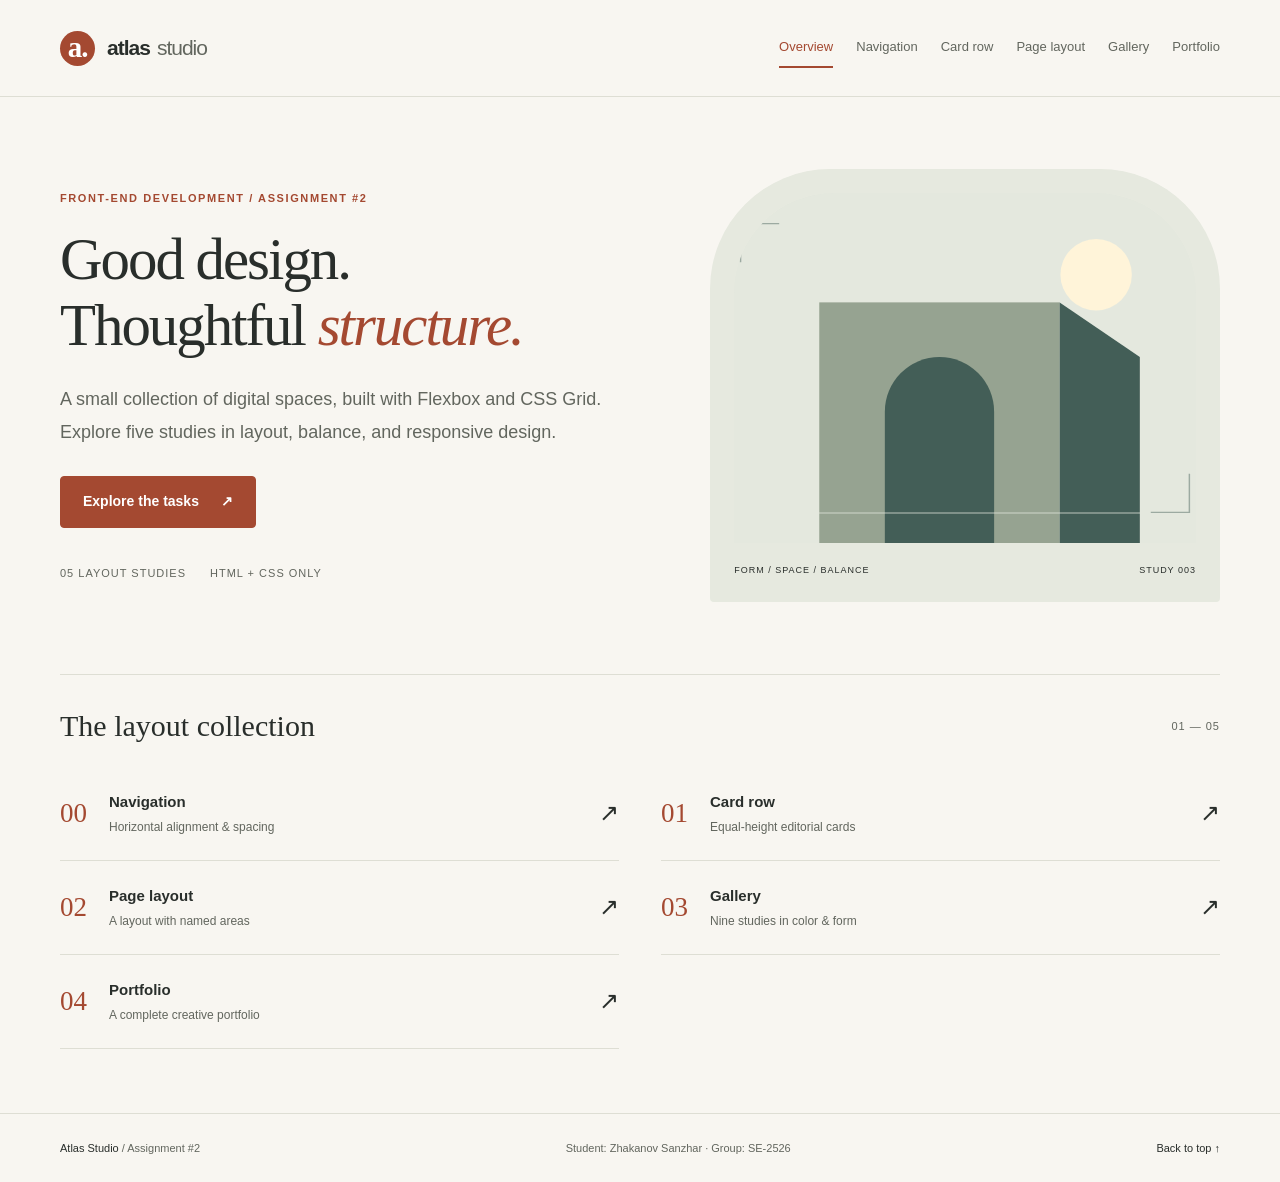
<file: index.html>
<!DOCTYPE html>
<html lang="en">
	<head>
		<meta charset="UTF-8">
		<meta name="viewport" content="width=device-width, initial-scale=1.0">
		<meta name="description" content="Atlas Studio — Explore responsive HTML layouts, Flexbox navigation, cards, CSS Grid galleries and a portfolio.">
		<title>
			Overview | Atlas Studio
		</title>
		<link rel="icon" href="assets/images/favicon.svg" type="image/svg+xml">
		<link rel="stylesheet" href="css/style.css">
	</head>
	<body id="top" class="">
		<a class="skip-link" href="#main">
			Skip to content
		</a>
		<header class="site-header">
			<div class="navbar container">
				<a class="logo" href="index.html" aria-label="Atlas Studio home">
					<span class="logo-mark" aria-hidden="true">
						a.
					</span>
					atlas
					<span class="logo-light">
						studio
					</span>
				</a>
				<nav aria-label="Main navigation">
					<ul class="nav-links">
						<li>
							<a href="index.html" aria-current="page">
								Overview
							</a>
						</li>
						<li>
							<a href="task0.html">
								Navigation
							</a>
						</li>
						<li>
							<a href="task1.html">
								Card row
							</a>
						</li>
						<li>
							<a href="task2.html">
								Page layout
							</a>
						</li>
						<li>
							<a href="task3.html">
								Gallery
							</a>
						</li>
						<li>
							<a href="task4.html">
								Portfolio
							</a>
						</li>
					</ul>
				</nav>
			</div>
		</header>
		<main id="main" class="container">
			<section class="home-hero">
				<div>
					<p class="eyebrow">
						Front-End Development / Assignment #2
					</p>
					<h1>
						Good design.
						<br>
						Thoughtful
						<em>
							structure.
						</em>
					</h1>
					<p class="lead">
						A small collection of digital spaces, built with Flexbox and CSS Grid. Explore five studies in layout, balance, and responsive design.
					</p>
					<a class="button" href="task0.html">
						Explore the tasks
						<span aria-hidden="true">
							↗
						</span>
					</a>
					<div class="hero-meta">
						<span>
							05 layout studies
						</span>
						<span>
							HTML + CSS only
						</span>
					</div>
				</div>
				<figure class="hero-art">
					<img src="assets/images/scene-03.svg" alt="Minimal geometric arch in soft sage green" width="700" height="480">
					<figcaption>
						<span>
							FORM / SPACE / BALANCE
						</span>
						<span>
							STUDY 003
						</span>
					</figcaption>
				</figure>
			</section>
			<section class="task-section" aria-labelledby="studies">
				<div class="section-heading">
					<h2 id="studies">
						The layout collection
					</h2>
					<span>
						01 — 05
					</span>
				</div>
				<div class="task-list">
					<a class="task-link" href="task0.html">
						<span class="task-number">
							00
						</span>
						<span>
							<strong>
								Navigation
							</strong>
							<small>
								Horizontal alignment & spacing
							</small>
						</span>
						<span aria-hidden="true">
							↗
						</span>
					</a>
					<a class="task-link" href="task1.html">
						<span class="task-number">
							01
						</span>
						<span>
							<strong>
								Card row
							</strong>
							<small>
								Equal-height editorial cards
							</small>
						</span>
						<span aria-hidden="true">
							↗
						</span>
					</a>
					<a class="task-link" href="task2.html">
						<span class="task-number">
							02
						</span>
						<span>
							<strong>
								Page layout
							</strong>
							<small>
								A layout with named areas
							</small>
						</span>
						<span aria-hidden="true">
							↗
						</span>
					</a>
					<a class="task-link" href="task3.html">
						<span class="task-number">
							03
						</span>
						<span>
							<strong>
								Gallery
							</strong>
							<small>
								Nine studies in color & form
							</small>
						</span>
						<span aria-hidden="true">
							↗
						</span>
					</a>
					<a class="task-link" href="task4.html">
						<span class="task-number">
							04
						</span>
						<span>
							<strong>
								Portfolio
							</strong>
							<small>
								A complete creative portfolio
							</small>
						</span>
						<span aria-hidden="true">
							↗
						</span>
					</a>
				</div>
			</section>
		</main>
		<footer class="site-footer">
			<div class="container footer-inner">
				<p>
					Atlas Studio
					<span>
						/ Assignment #2
					</span>
				</p>
				<p>
					Student: Zhakanov Sanzhar · Group: SE-2526
				</p>
				<a href="#top">
					Back to top ↑
				</a>
			</div>
		</footer>
	</body>
</html>
</file>
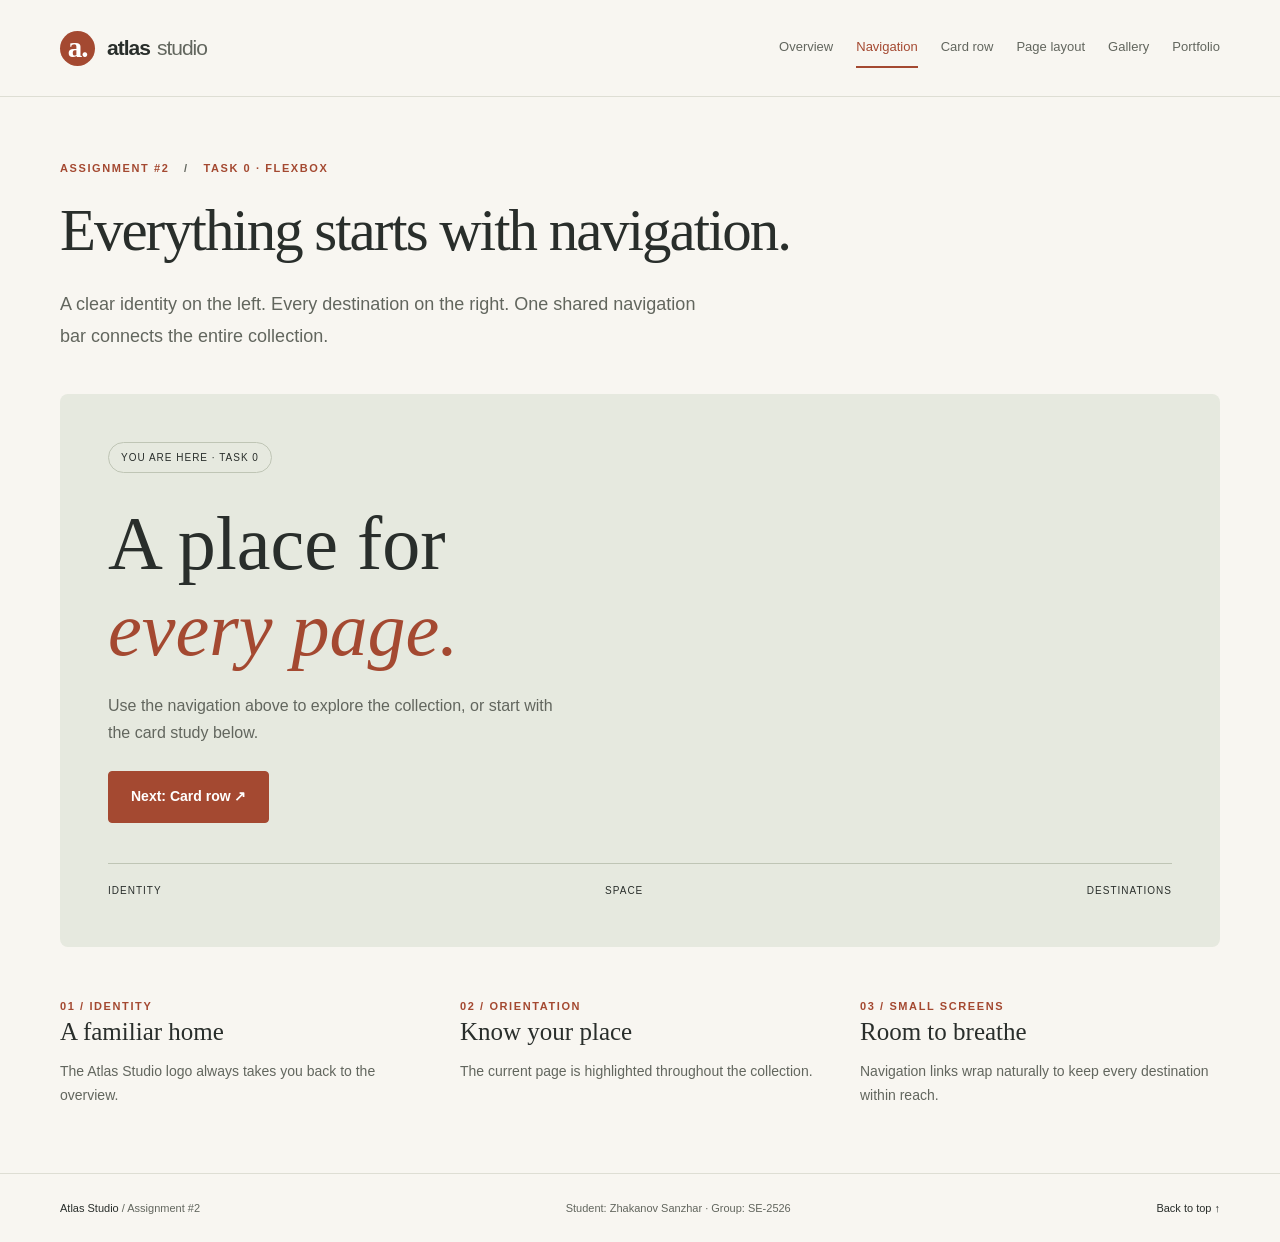
<file: task0.html>
<!DOCTYPE html>
<html lang="en">
	<head>
		<meta charset="UTF-8">
		<meta name="viewport" content="width=device-width, initial-scale=1.0">
		<meta name="description" content="Atlas Studio — Responsive navigation with Flexbox, aligned branding and accessible page links.">
		<title>
			Navigation | Atlas Studio
		</title>
		<link rel="icon" href="assets/images/favicon.svg" type="image/svg+xml">
		<link rel="stylesheet" href="css/style.css">
	</head>
	<body id="top" class="">
		<a class="skip-link" href="#main">
			Skip to content
		</a>
		<header class="site-header">
			<div class="navbar container">
				<a class="logo" href="index.html" aria-label="Atlas Studio home">
					<span class="logo-mark" aria-hidden="true">
						a.
					</span>
					atlas
					<span class="logo-light">
						studio
					</span>
				</a>
				<nav aria-label="Main navigation">
					<ul class="nav-links">
						<li>
							<a href="index.html">
								Overview
							</a>
						</li>
						<li>
							<a href="task0.html" aria-current="page">
								Navigation
							</a>
						</li>
						<li>
							<a href="task1.html">
								Card row
							</a>
						</li>
						<li>
							<a href="task2.html">
								Page layout
							</a>
						</li>
						<li>
							<a href="task3.html">
								Gallery
							</a>
						</li>
						<li>
							<a href="task4.html">
								Portfolio
							</a>
						</li>
					</ul>
				</nav>
			</div>
		</header>
		<main id="main" class="container">
			<div class="page-intro">
				<p class="eyebrow">
					Assignment #2
					<span>
						/
					</span>
					Task 0 · Flexbox
				</p>
				<h1>
					Everything starts with navigation.
				</h1>
				<p class="lead">
					A clear identity on the left. Every destination on the right. One shared navigation bar connects the entire collection.
				</p>
			</div>
			<section class="navigation-stage" aria-labelledby="connected">
				<span class="pill">
					YOU ARE HERE · TASK 0
				</span>
				<h2 id="connected">
					A place for
					<br>
					<em>
						every page.
					</em>
				</h2>
				<p>
					Use the navigation above to explore the collection, or start with the card study below.
				</p>
				<a class="button" href="task1.html">
					Next: Card row ↗
				</a>
				<div class="stage-line" aria-hidden="true">
					<span>
						IDENTITY
					</span>
					<span>
						SPACE
					</span>
					<span>
						DESTINATIONS
					</span>
				</div>
			</section>
			<div class="notes-row">
				<article>
					<span class="eyebrow">
						01 / Identity
					</span>
					<h2>
						A familiar home
					</h2>
					<p>
						The Atlas Studio logo always takes you back to the overview.
					</p>
				</article>
				<article>
					<span class="eyebrow">
						02 / Orientation
					</span>
					<h2>
						Know your place
					</h2>
					<p>
						The current page is highlighted throughout the collection.
					</p>
				</article>
				<article>
					<span class="eyebrow">
						03 / Small screens
					</span>
					<h2>
						Room to breathe
					</h2>
					<p>
						Navigation links wrap naturally to keep every destination within reach.
					</p>
				</article>
			</div>
		</main>
		<footer class="site-footer">
			<div class="container footer-inner">
				<p>
					Atlas Studio
					<span>
						/ Assignment #2
					</span>
				</p>
				<p>
					Student: Zhakanov Sanzhar · Group: SE-2526
				</p>
				<a href="#top">
					Back to top ↑
				</a>
			</div>
		</footer>
	</body>
</html>
</file>
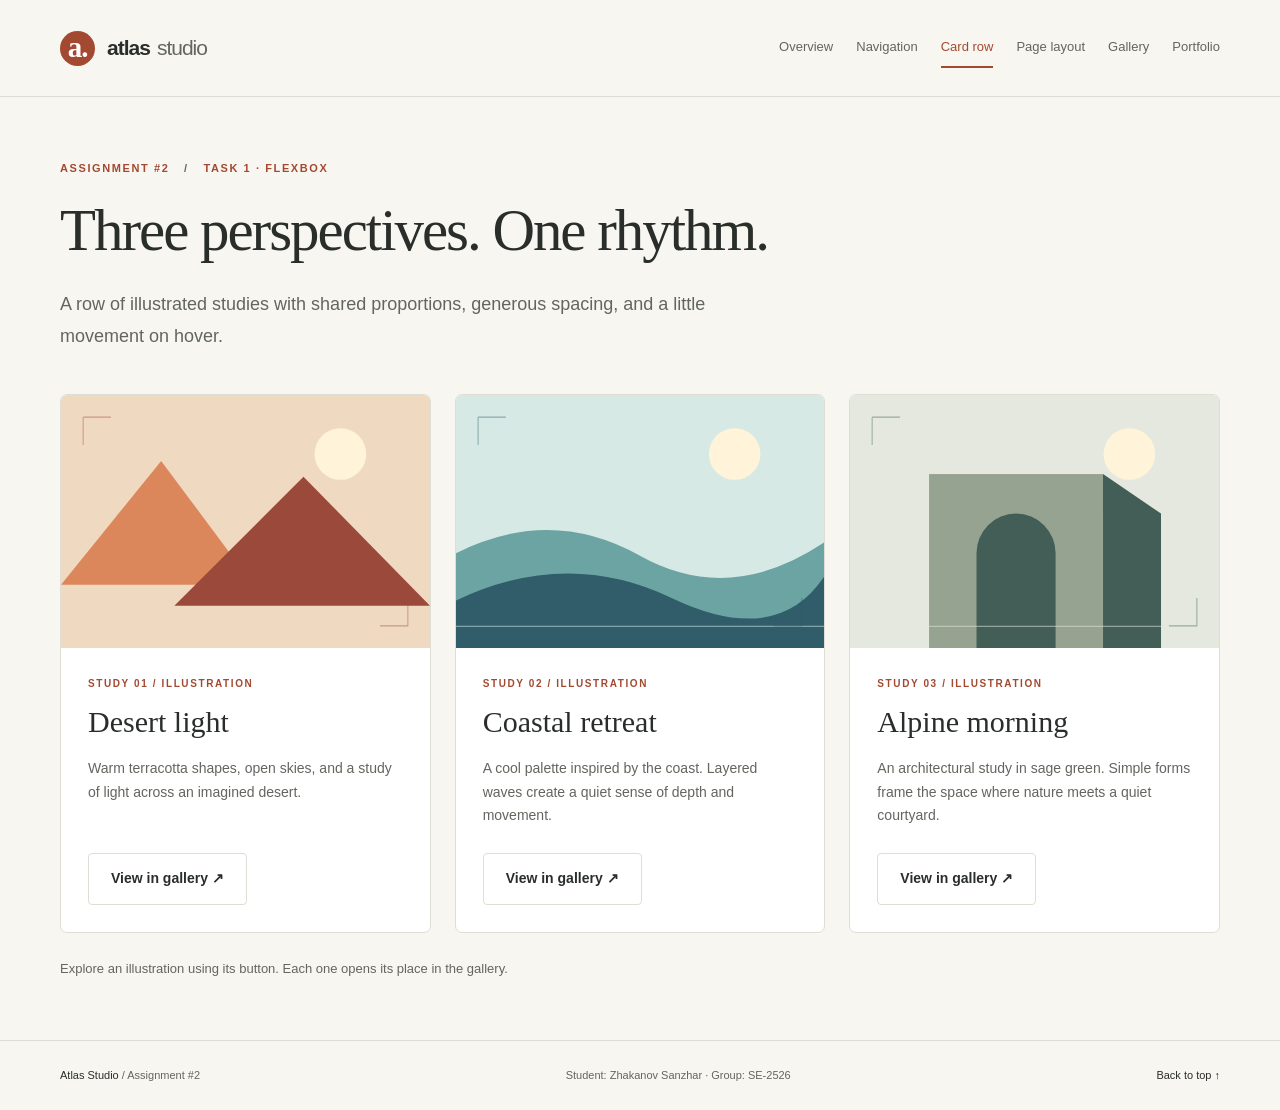
<file: task1.html>
<!DOCTYPE html>
<html lang="en">
	<head>
		<meta charset="UTF-8">
		<meta name="viewport" content="width=device-width, initial-scale=1.0">
		<meta name="description" content="Atlas Studio — Three illustration cards with equal heights and buttons aligned using Flexbox.">
		<title>
			Card row | Atlas Studio
		</title>
		<link rel="icon" href="assets/images/favicon.svg" type="image/svg+xml">
		<link rel="stylesheet" href="css/style.css">
	</head>
	<body id="top" class="">
		<a class="skip-link" href="#main">
			Skip to content
		</a>
		<header class="site-header">
			<div class="navbar container">
				<a class="logo" href="index.html" aria-label="Atlas Studio home">
					<span class="logo-mark" aria-hidden="true">
						a.
					</span>
					atlas
					<span class="logo-light">
						studio
					</span>
				</a>
				<nav aria-label="Main navigation">
					<ul class="nav-links">
						<li>
							<a href="index.html">
								Overview
							</a>
						</li>
						<li>
							<a href="task0.html">
								Navigation
							</a>
						</li>
						<li>
							<a href="task1.html" aria-current="page">
								Card row
							</a>
						</li>
						<li>
							<a href="task2.html">
								Page layout
							</a>
						</li>
						<li>
							<a href="task3.html">
								Gallery
							</a>
						</li>
						<li>
							<a href="task4.html">
								Portfolio
							</a>
						</li>
					</ul>
				</nav>
			</div>
		</header>
		<main id="main" class="container">
			<div class="page-intro">
				<p class="eyebrow">
					Assignment #2
					<span>
						/
					</span>
					Task 1 · Flexbox
				</p>
				<h1>
					Three perspectives. One rhythm.
				</h1>
				<p class="lead">
					A row of illustrated studies with shared proportions, generous spacing, and a little movement on hover.
				</p>
			</div>
			<section class="card-row" aria-label="Illustration cards">
				<article class="card">
					<img src="assets/images/scene-01.svg" alt="Desert light geometric illustration" width="700" height="480">
					<div class="card-content">
						<p class="eyebrow">
							Study 01 / Illustration
						</p>
						<h2>
							Desert light
						</h2>
						<p>
							Warm terracotta shapes, open skies, and a study of light across an imagined desert.
						</p>
						<form action="task3.html#study-1" method="get">
							<button class="button button-outline" type="submit">
								View in gallery ↗
							</button>
						</form>
					</div>
				</article>
				<article class="card">
					<img src="assets/images/scene-02.svg" alt="Coastal retreat geometric illustration" width="700" height="480">
					<div class="card-content">
						<p class="eyebrow">
							Study 02 / Illustration
						</p>
						<h2>
							Coastal retreat
						</h2>
						<p>
							A cool palette inspired by the coast. Layered waves create a quiet sense of depth and movement.
						</p>
						<form action="task3.html#study-2" method="get">
							<button class="button button-outline" type="submit">
								View in gallery ↗
							</button>
						</form>
					</div>
				</article>
				<article class="card">
					<img src="assets/images/scene-03.svg" alt="Alpine morning geometric illustration" width="700" height="480">
					<div class="card-content">
						<p class="eyebrow">
							Study 03 / Illustration
						</p>
						<h2>
							Alpine morning
						</h2>
						<p>
							An architectural study in sage green. Simple forms frame the space where nature meets a quiet courtyard.
						</p>
						<form action="task3.html#study-3" method="get">
							<button class="button button-outline" type="submit">
								View in gallery ↗
							</button>
						</form>
					</div>
				</article>
			</section>
			<p class="page-note">
				Explore an illustration using its button. Each one opens its place in the gallery.
			</p>
		</main>
		<footer class="site-footer">
			<div class="container footer-inner">
				<p>
					Atlas Studio
					<span>
						/ Assignment #2
					</span>
				</p>
				<p>
					Student: Zhakanov Sanzhar · Group: SE-2526
				</p>
				<a href="#top">
					Back to top ↑
				</a>
			</div>
		</footer>
	</body>
</html>
</file>
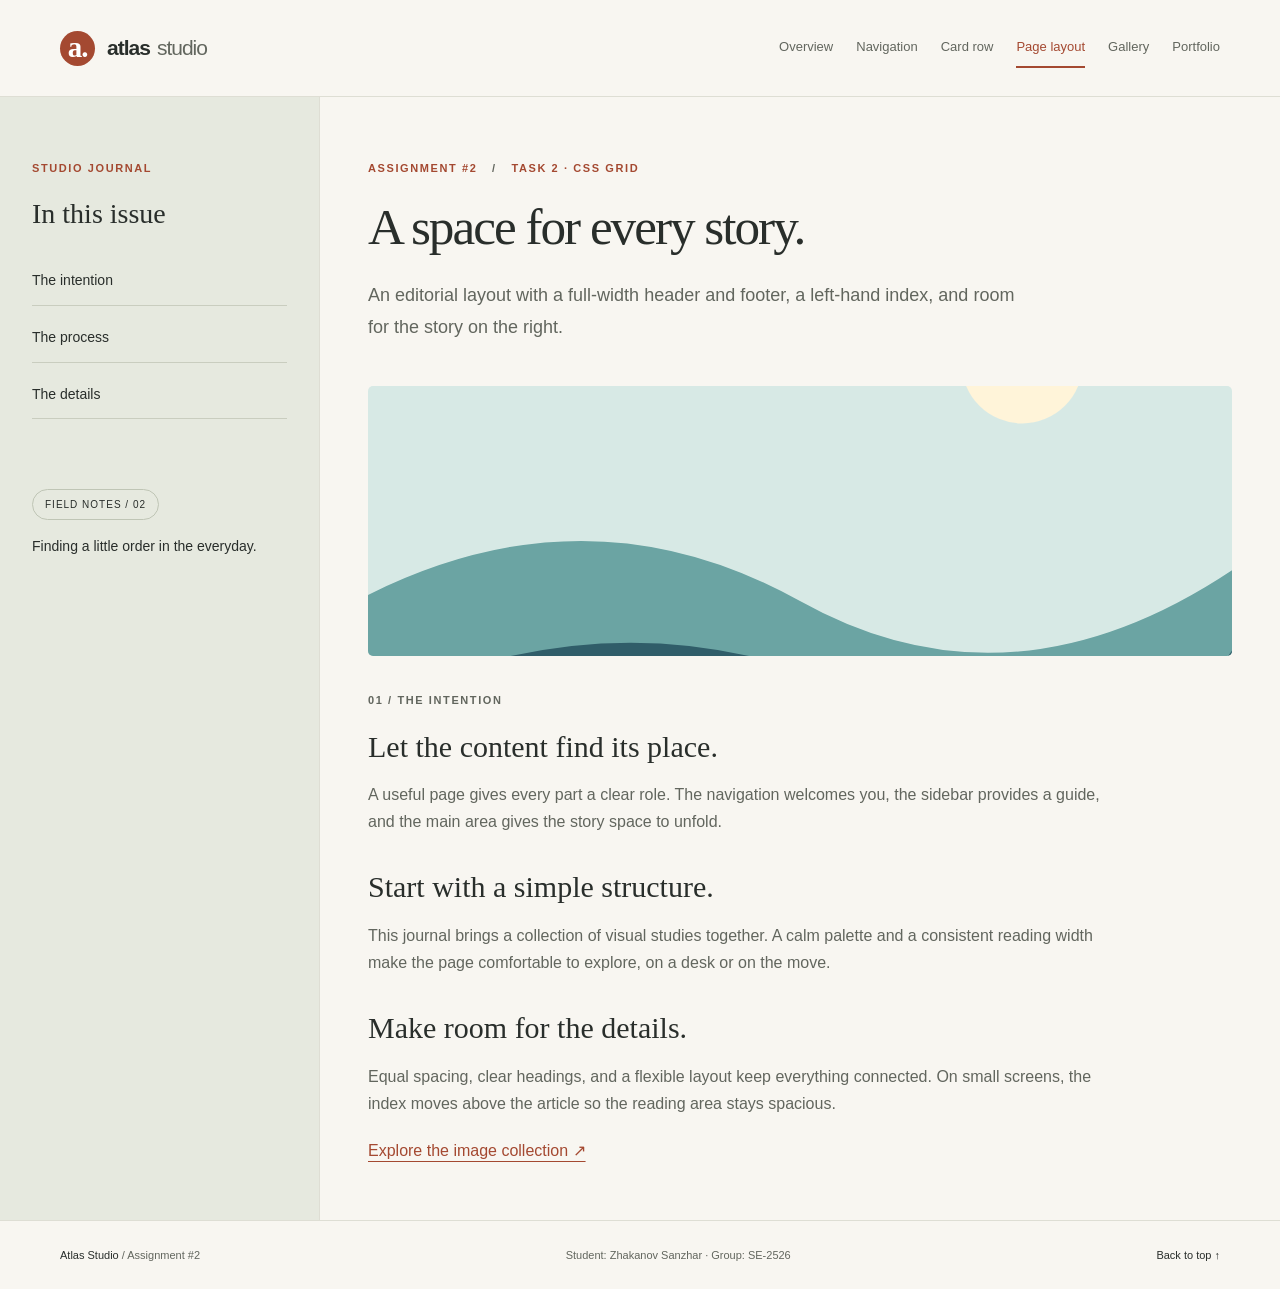
<file: task2.html>
<!DOCTYPE html>
<html lang="en">
	<head>
		<meta charset="UTF-8">
		<meta name="viewport" content="width=device-width, initial-scale=1.0">
		<meta name="description" content="Atlas Studio — A responsive journal layout with named CSS Grid areas for the header, sidebar, content and footer.">
		<title>
			Page layout | Atlas Studio
		</title>
		<link rel="icon" href="assets/images/favicon.svg" type="image/svg+xml">
		<link rel="stylesheet" href="css/style.css">
	</head>
	<body id="top" class="grid-page">
		<a class="skip-link" href="#main">
			Skip to content
		</a>
		<header class="site-header">
			<div class="navbar container">
				<a class="logo" href="index.html" aria-label="Atlas Studio home">
					<span class="logo-mark" aria-hidden="true">
						a.
					</span>
					atlas
					<span class="logo-light">
						studio
					</span>
				</a>
				<nav aria-label="Main navigation">
					<ul class="nav-links">
						<li>
							<a href="index.html">
								Overview
							</a>
						</li>
						<li>
							<a href="task0.html">
								Navigation
							</a>
						</li>
						<li>
							<a href="task1.html">
								Card row
							</a>
						</li>
						<li>
							<a href="task2.html" aria-current="page">
								Page layout
							</a>
						</li>
						<li>
							<a href="task3.html">
								Gallery
							</a>
						</li>
						<li>
							<a href="task4.html">
								Portfolio
							</a>
						</li>
					</ul>
				</nav>
			</div>
		</header>
		<aside class="layout-sidebar">
			<p class="eyebrow">
				Studio journal
			</p>
			<h2>
				In this issue
			</h2>
			<nav aria-label="Journal sections">
				<a href="#intent">
					The intention
				</a>
				<a href="#process">
					The process
				</a>
				<a href="#details">
					The details
				</a>
			</nav>
			<div class="sidebar-note">
				<span class="pill">
					FIELD NOTES / 02
				</span>
				<p>
					Finding a little order in the everyday.
				</p>
			</div>
		</aside>
		<main id="main" class="layout-main">
			<div class="page-intro">
				<p class="eyebrow">
					Assignment #2
					<span>
						/
					</span>
					Task 2 · CSS Grid
				</p>
				<h1>
					A space for every story.
				</h1>
				<p class="lead">
					An editorial layout with a full-width header and footer, a left-hand index, and room for the story on the right.
				</p>
			</div>
			<img class="journal-image" src="assets/images/scene-02.svg" alt="Layered blue waves beneath a pale sun" width="700" height="480">
			<article class="journal-copy">
				<section id="intent">
					<p class="eyebrow">
						01 / The intention
					</p>
					<h2>
						Let the content find its place.
					</h2>
					<p>
						A useful page gives every part a clear role. The navigation welcomes you, the sidebar provides a guide, and the main area gives the story space to unfold.
					</p>
				</section>
				<section id="process">
					<h2>
						Start with a simple structure.
					</h2>
					<p>
						This journal brings a collection of visual studies together. A calm palette and a consistent reading width make the page comfortable to explore, on a desk or on the move.
					</p>
				</section>
				<section id="details">
					<h2>
						Make room for the details.
					</h2>
					<p>
						Equal spacing, clear headings, and a flexible layout keep everything connected. On small screens, the index moves above the article so the reading area stays spacious.
					</p>
					<a class="text-link" href="task3.html">
						Explore the image collection ↗
					</a>
				</section>
			</article>
		</main>
		<footer class="site-footer">
			<div class="container footer-inner">
				<p>
					Atlas Studio
					<span>
						/ Assignment #2
					</span>
				</p>
				<p>
					Student: Zhakanov Sanzhar · Group: SE-2526
				</p>
				<a href="#top">
					Back to top ↑
				</a>
			</div>
		</footer>
	</body>
</html>
</file>
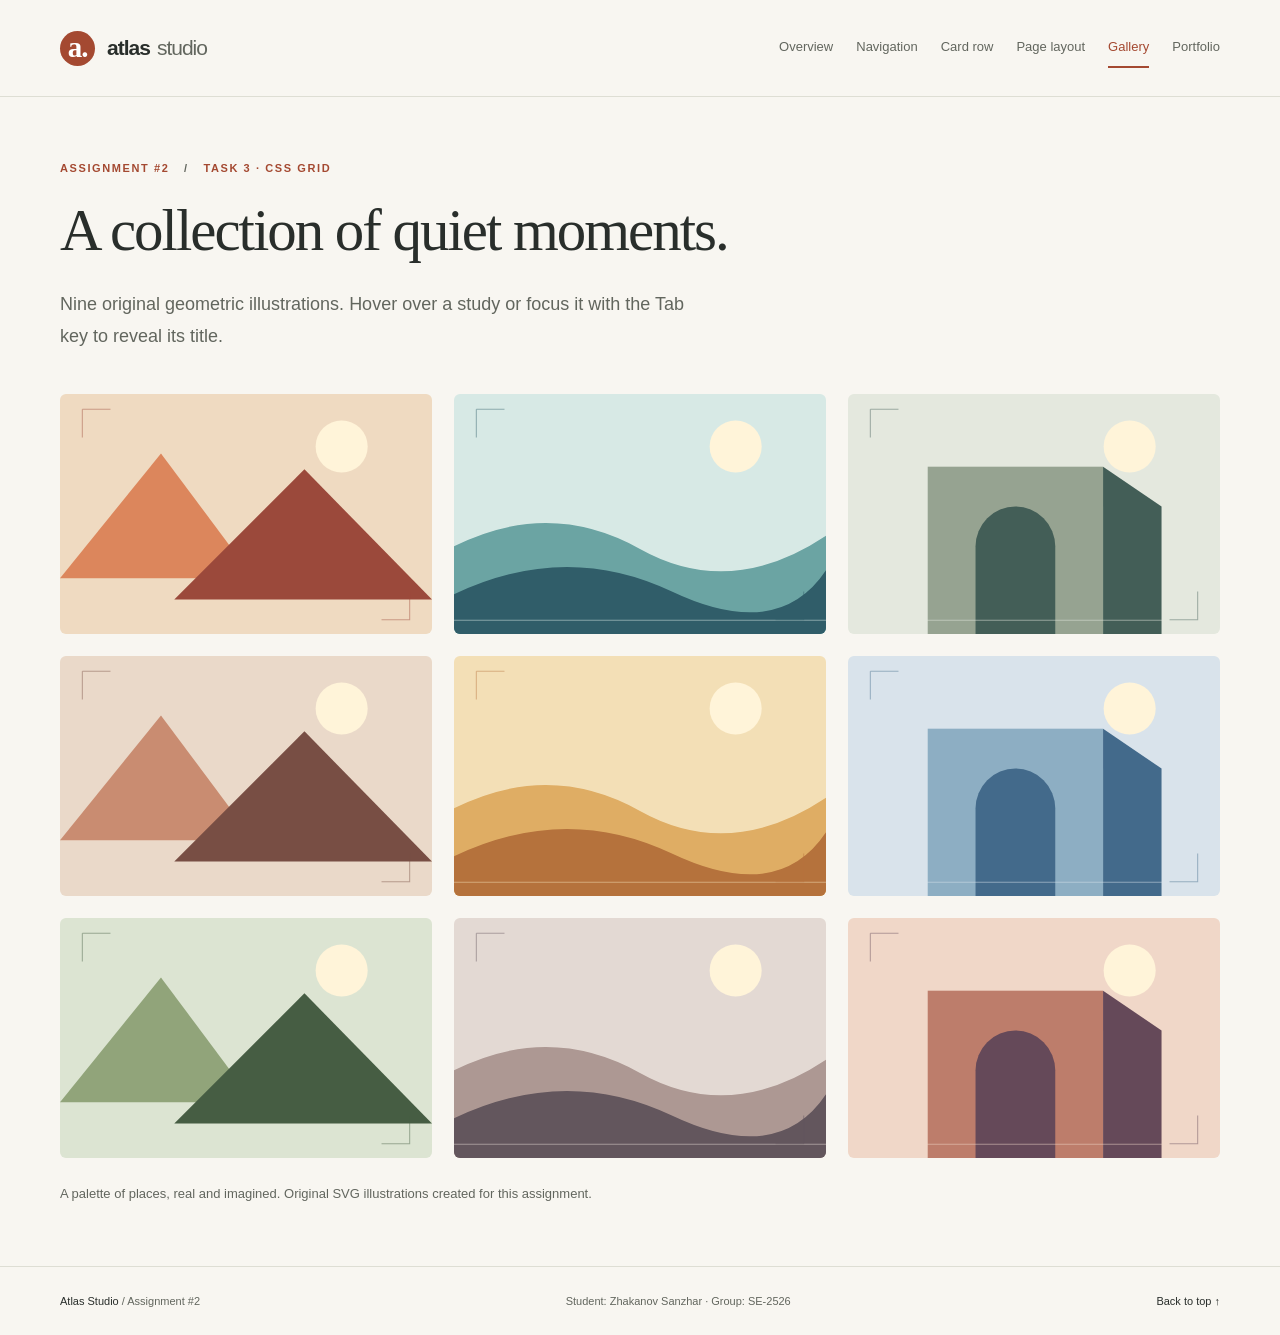
<file: task3.html>
<!DOCTYPE html>
<html lang="en">
	<head>
		<meta charset="UTF-8">
		<meta name="viewport" content="width=device-width, initial-scale=1.0">
		<meta name="description" content="Atlas Studio — A responsive illustration gallery built with CSS Grid and interactive image captions.">
		<title>
			Gallery | Atlas Studio
		</title>
		<link rel="icon" href="assets/images/favicon.svg" type="image/svg+xml">
		<link rel="stylesheet" href="css/style.css">
	</head>
	<body id="top" class="">
		<a class="skip-link" href="#main">
			Skip to content
		</a>
		<header class="site-header">
			<div class="navbar container">
				<a class="logo" href="index.html" aria-label="Atlas Studio home">
					<span class="logo-mark" aria-hidden="true">
						a.
					</span>
					atlas
					<span class="logo-light">
						studio
					</span>
				</a>
				<nav aria-label="Main navigation">
					<ul class="nav-links">
						<li>
							<a href="index.html">
								Overview
							</a>
						</li>
						<li>
							<a href="task0.html">
								Navigation
							</a>
						</li>
						<li>
							<a href="task1.html">
								Card row
							</a>
						</li>
						<li>
							<a href="task2.html">
								Page layout
							</a>
						</li>
						<li>
							<a href="task3.html" aria-current="page">
								Gallery
							</a>
						</li>
						<li>
							<a href="task4.html">
								Portfolio
							</a>
						</li>
					</ul>
				</nav>
			</div>
		</header>
		<main id="main" class="container">
			<div class="page-intro">
				<p class="eyebrow">
					Assignment #2
					<span>
						/
					</span>
					Task 3 · CSS Grid
				</p>
				<h1>
					A collection of quiet moments.
				</h1>
				<p class="lead">
					Nine original geometric illustrations. Hover over a study or focus it with the Tab key to reveal its title.
				</p>
			</div>
			<section class="gallery" aria-label="Nine geometric illustrations">
				<figure class="gallery-item" id="study-1" tabindex="0" aria-labelledby="caption-1">
					<img src="assets/images/scene-01.svg" alt="Desert light: geometric landscape in terracotta tones" width="700" height="480" loading="lazy">
					<figcaption id="caption-1">
						<span>
							STUDY 01
						</span>
						<strong>
							Desert light
						</strong>
					</figcaption>
				</figure>
				<figure class="gallery-item" id="study-2" tabindex="0" aria-labelledby="caption-2">
					<img src="assets/images/scene-02.svg" alt="Coastal retreat: geometric landscape in teal tones" width="700" height="480" loading="lazy">
					<figcaption id="caption-2">
						<span>
							STUDY 02
						</span>
						<strong>
							Coastal retreat
						</strong>
					</figcaption>
				</figure>
				<figure class="gallery-item" id="study-3" tabindex="0" aria-labelledby="caption-3">
					<img src="assets/images/scene-03.svg" alt="Alpine morning: geometric landscape in sage tones" width="700" height="480" loading="lazy">
					<figcaption id="caption-3">
						<span>
							STUDY 03
						</span>
						<strong>
							Alpine morning
						</strong>
					</figcaption>
				</figure>
				<figure class="gallery-item" id="study-4" tabindex="0" aria-labelledby="caption-4">
					<img src="assets/images/scene-04.svg" alt="Quiet courtyard: geometric landscape in clay tones" width="700" height="480" loading="lazy">
					<figcaption id="caption-4">
						<span>
							STUDY 04
						</span>
						<strong>
							Quiet courtyard
						</strong>
					</figcaption>
				</figure>
				<figure class="gallery-item" id="study-5" tabindex="0" aria-labelledby="caption-5">
					<img src="assets/images/scene-05.svg" alt="Golden dunes: geometric landscape in ochre tones" width="700" height="480" loading="lazy">
					<figcaption id="caption-5">
						<span>
							STUDY 05
						</span>
						<strong>
							Golden dunes
						</strong>
					</figcaption>
				</figure>
				<figure class="gallery-item" id="study-6" tabindex="0" aria-labelledby="caption-6">
					<img src="assets/images/scene-06.svg" alt="Blue horizon: geometric landscape in blue tones" width="700" height="480" loading="lazy">
					<figcaption id="caption-6">
						<span>
							STUDY 06
						</span>
						<strong>
							Blue horizon
						</strong>
					</figcaption>
				</figure>
				<figure class="gallery-item" id="study-7" tabindex="0" aria-labelledby="caption-7">
					<img src="assets/images/scene-07.svg" alt="Forest cabin: geometric landscape in green tones" width="700" height="480" loading="lazy">
					<figcaption id="caption-7">
						<span>
							STUDY 07
						</span>
						<strong>
							Forest cabin
						</strong>
					</figcaption>
				</figure>
				<figure class="gallery-item" id="study-8" tabindex="0" aria-labelledby="caption-8">
					<img src="assets/images/scene-08.svg" alt="City rhythm: geometric landscape in mauve tones" width="700" height="480" loading="lazy">
					<figcaption id="caption-8">
						<span>
							STUDY 08
						</span>
						<strong>
							City rhythm
						</strong>
					</figcaption>
				</figure>
				<figure class="gallery-item" id="study-9" tabindex="0" aria-labelledby="caption-9">
					<img src="assets/images/scene-09.svg" alt="Evening arches: geometric landscape in rose tones" width="700" height="480" loading="lazy">
					<figcaption id="caption-9">
						<span>
							STUDY 09
						</span>
						<strong>
							Evening arches
						</strong>
					</figcaption>
				</figure>
			</section>
			<p class="page-note">
				A palette of places, real and imagined. Original SVG illustrations created for this assignment.
			</p>
		</main>
		<footer class="site-footer">
			<div class="container footer-inner">
				<p>
					Atlas Studio
					<span>
						/ Assignment #2
					</span>
				</p>
				<p>
					Student: Zhakanov Sanzhar · Group: SE-2526
				</p>
				<a href="#top">
					Back to top ↑
				</a>
			</div>
		</footer>
	</body>
</html>
</file>
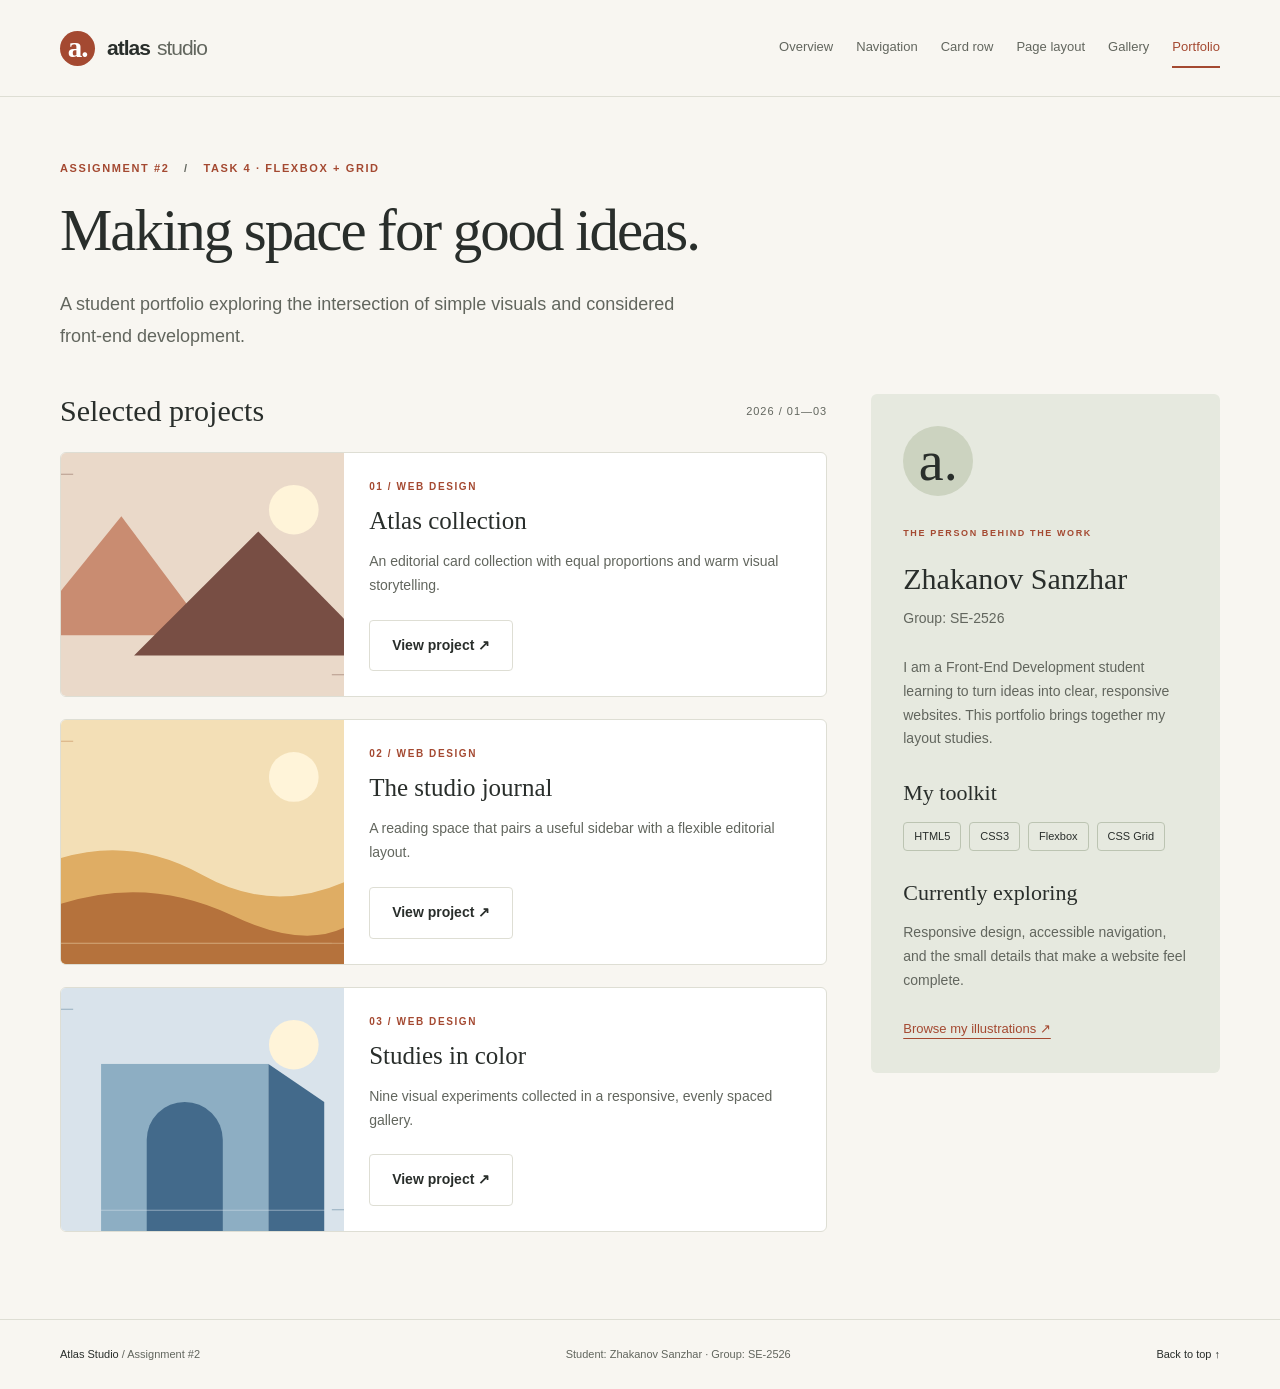
<file: task4.html>
<!DOCTYPE html>
<html lang="en">
	<head>
		<meta charset="UTF-8">
		<meta name="viewport" content="width=device-width, initial-scale=1.0">
		<meta name="description" content="Atlas Studio — A responsive portfolio combining CSS Grid layout with Flexbox project cards.">
		<title>
			Portfolio | Atlas Studio
		</title>
		<link rel="icon" href="assets/images/favicon.svg" type="image/svg+xml">
		<link rel="stylesheet" href="css/style.css">
	</head>
	<body id="top" class="">
		<a class="skip-link" href="#main">
			Skip to content
		</a>
		<header class="site-header">
			<div class="navbar container">
				<a class="logo" href="index.html" aria-label="Atlas Studio home">
					<span class="logo-mark" aria-hidden="true">
						a.
					</span>
					atlas
					<span class="logo-light">
						studio
					</span>
				</a>
				<nav aria-label="Main navigation">
					<ul class="nav-links">
						<li>
							<a href="index.html">
								Overview
							</a>
						</li>
						<li>
							<a href="task0.html">
								Navigation
							</a>
						</li>
						<li>
							<a href="task1.html">
								Card row
							</a>
						</li>
						<li>
							<a href="task2.html">
								Page layout
							</a>
						</li>
						<li>
							<a href="task3.html">
								Gallery
							</a>
						</li>
						<li>
							<a href="task4.html" aria-current="page">
								Portfolio
							</a>
						</li>
					</ul>
				</nav>
			</div>
		</header>
		<main id="main" class="container">
			<div class="page-intro">
				<p class="eyebrow">
					Assignment #2
					<span>
						/
					</span>
					Task 4 · Flexbox + Grid
				</p>
				<h1>
					Making space for good ideas.
				</h1>
				<p class="lead">
					A student portfolio exploring the intersection of simple visuals and considered front-end development.
				</p>
			</div>
			<div class="portfolio-grid">
				<section class="projects" aria-labelledby="selected">
					<div class="section-heading">
						<h2 id="selected">
							Selected projects
						</h2>
						<span>
							2026 / 01—03
						</span>
					</div>
					<article class="project-card">
						<img src="assets/images/scene-04.svg" alt="Quiet courtyard illustration for Atlas collection" width="700" height="480">
						<div class="project-content">
							<p class="eyebrow">
								01 / Web design
							</p>
							<h3>
								Atlas collection
							</h3>
							<p>
								An editorial card collection with equal proportions and warm visual storytelling.
							</p>
							<a class="button button-outline" href="task1.html">
								View project ↗
							</a>
						</div>
					</article>
					<article class="project-card">
						<img src="assets/images/scene-05.svg" alt="Golden dunes illustration for The studio journal" width="700" height="480">
						<div class="project-content">
							<p class="eyebrow">
								02 / Web design
							</p>
							<h3>
								The studio journal
							</h3>
							<p>
								A reading space that pairs a useful sidebar with a flexible editorial layout.
							</p>
							<a class="button button-outline" href="task2.html">
								View project ↗
							</a>
						</div>
					</article>
					<article class="project-card">
						<img src="assets/images/scene-06.svg" alt="Blue horizon illustration for Studies in color" width="700" height="480">
						<div class="project-content">
							<p class="eyebrow">
								03 / Web design
							</p>
							<h3>
								Studies in color
							</h3>
							<p>
								Nine visual experiments collected in a responsive, evenly spaced gallery.
							</p>
							<a class="button button-outline" href="task3.html">
								View project ↗
							</a>
						</div>
					</article>
				</section>
				<aside class="portfolio-sidebar">
					<div class="avatar" aria-hidden="true">
						a.
					</div>
					<p class="eyebrow">
						The person behind the work
					</p>
					<h2>
						Zhakanov Sanzhar
					</h2>
					<p class="student-group">
						Group: SE-2526
					</p>
					<p>
						I am a Front-End Development student learning to turn ideas into clear, responsive websites. This portfolio brings together my layout studies.
					</p>
					<h3>
						My toolkit
					</h3>
					<ul class="tags">
						<li>
							HTML5
						</li>
						<li>
							CSS3
						</li>
						<li>
							Flexbox
						</li>
						<li>
							CSS Grid
						</li>
					</ul>
					<h3>
						Currently exploring
					</h3>
					<p>
						Responsive design, accessible navigation, and the small details that make a website feel complete.
					</p>
					<a class="text-link" href="task3.html">
						Browse my illustrations ↗
					</a>
				</aside>
			</div>
		</main>
		<footer class="site-footer">
			<div class="container footer-inner">
				<p>
					Atlas Studio
					<span>
						/ Assignment #2
					</span>
				</p>
				<p>
					Student: Zhakanov Sanzhar · Group: SE-2526
				</p>
				<a href="#top">
					Back to top ↑
				</a>
			</div>
		</footer>
	</body>
</html>
</file>
<file: css/style.css>
/* Base / shared typography and colors */
:root {
  --paper: #f8f6f1;
  --ink: #292e2b;
  --muted: #62665e;
  --accent: #a44931;
  --line: #deded4;
  --sage: #e6e9df;
}

* {
  box-sizing: border-box;
}

html {
  scroll-behavior: smooth;
}

body {
  margin: 0;
  background: var(--paper);
  color: var(--ink);
  font: 16px/1.7 Arial, Helvetica, sans-serif;
  min-height: 100vh;
  display: flex;
  flex-direction: column;
}

main {
  flex: 1;
}

a {
  color: inherit;
  text-decoration: none;
}

button {
  font: inherit;
}

img {
  max-width: 100%;
  display: block;
  object-fit: cover;
}

figure, p, h1, h2, h3 {
  margin: 0;
}

p + p {
  margin-top: 16px;
}

h1, h2, h3 {
  font-family: Georgia, 'Times New Roman', serif;
  font-weight: 400;
  line-height: 1.12;
}

h1 {
  font-size: clamp(38px, 4.6vw, 66px);
  letter-spacing: -2px;
}

h2 {
  font-size: 30px;
}

h3 {
  font-size: 25px;
}

em {
  color: var(--accent);
  font-weight: 400;
}

.container {
  width: min(1160px, calc(100% - 64px));
  margin-inline: auto;
}

:focus-visible {
  outline: 3px solid var(--accent);
  outline-offset: 5px;
}

[id] {
  scroll-margin-top: 24px;
}

.skip-link {
  position: absolute;
  top: -100px;
  left: 16px;
  z-index: 5;
  background: white;
  padding: 12px 20px;
}

.skip-link:focus {
  top: 12px;
}

.eyebrow {
  font-size: 11px;
  font-weight: 700;
  letter-spacing: 1.6px;
  text-transform: uppercase;
  color: var(--accent);
  margin-bottom: 20px;
}

.eyebrow span {
  margin: 0 10px;
  color: var(--muted);
}

.lead {
  color: var(--muted);
  max-width: 650px;
  font-size: 18px;
  line-height: 1.8;
  margin-top: 24px;
}

.button {
  display: inline-flex;
  align-items: center;
  justify-content: center;
  gap: 22px;
  background: var(--accent);
  color: white;
  padding: 13px 22px;
  border: 1px solid var(--accent);
  border-radius: 4px;
  cursor: pointer;
  font-size: 14px;
  font-weight: 600;
  transition: background .2s, color .2s;
}

.button:hover {
  background: #803621;
}

.button-outline {
  color: var(--ink);
  background: transparent;
  border-color: var(--line);
}

.button-outline:hover {
  background: var(--ink);
  color: white;
  border-color: var(--ink);
}

.text-link {
  color: var(--accent);
  text-decoration: underline;
  text-underline-offset: 5px;
}

.pill {
  display: inline-block;
  font-size: 10px;
  letter-spacing: 1px;
  padding: 6px 12px;
  border: 1px solid #bfc5b5;
  border-radius: 30px;
}

.page-intro {
  padding: 62px 0 42px;
}

.page-intro h1 {
  max-width: 900px;
}

.page-note {
  margin: 25px 0 60px;
  font-size: 13px;
  color: var(--muted);
}

.section-heading {
  display: flex;
  align-items: center;
  justify-content: space-between;
  gap: 16px;
  margin-bottom: 24px;
}

.section-heading > span {
  font-size: 11px;
  letter-spacing: 1px;
  color: var(--muted);
}

/* Navbar / Flexbox — logo left, links right, vertically centered */
.site-header {
  border-bottom: 1px solid var(--line);
}

.navbar {
  display: flex;
  justify-content: space-between;
  align-items: center;
  gap: 30px;
  min-height: 96px;
  padding-block: 20px;
}

.logo {
  display: inline-flex;
  align-items: center;
  gap: 7px;
  font-size: 21px;
  font-weight: 700;
  letter-spacing: -1px;
  white-space: nowrap;
}

.logo-mark {
  background: var(--accent);
  color: white;
  width: 35px;
  height: 35px;
  border-radius: 50%;
  display: flex;
  justify-content: center;
  align-items: center;
  font-family: Georgia, serif;
  font-size: 29px;
  margin-right: 5px;
}

.logo-light {
  font-weight: 400;
  color: var(--muted);
}

.nav-links {
  display: flex;
  flex-wrap: wrap;
  align-items: center;
  justify-content: flex-end;
  gap: 8px 23px;
  list-style: none;
  padding: 0;
  margin: 0;
}

.nav-links a {
  display: block;
  padding: 8px 0;
  font-size: 13px;
  color: var(--muted);
  border-bottom: 2px solid transparent;
}

.nav-links a:hover, .nav-links a[aria-current='page'] {
  color: var(--accent);
  border-bottom-color: var(--accent);
}

/* Overview */
.home-hero {
  display: grid;
  grid-template-columns: 1.15fr 1fr;
  gap: 64px;
  align-items: center;
  padding: 72px 0;
}

.home-hero .button {
  margin-top: 28px;
}

.hero-meta {
  display: flex;
  gap: 24px;
  margin-top: 36px;
  font-size: 11px;
  text-transform: uppercase;
  letter-spacing: 1px;
  color: var(--muted);
}

.hero-art {
  background: var(--sage);
  padding: 24px;
  border-radius: 120px 120px 4px 4px;
}

.hero-art img {
  width: 100%;
  height: 350px;
  border-radius: 100px 100px 0 0;
}

.hero-art figcaption {
  display: flex;
  justify-content: space-between;
  gap: 10px;
  margin-top: 20px;
  font-size: 9px;
  letter-spacing: 1px;
}

.task-section {
  border-top: 1px solid var(--line);
  padding: 34px 0 64px;
}

.task-list {
  display: grid;
  grid-template-columns: 1fr 1fr;
  column-gap: 42px;
}

.task-link {
  display: flex;
  align-items: center;
  gap: 22px;
  padding: 22px 0;
  border-bottom: 1px solid var(--line);
  transition: color .2s;
}

.task-link:hover {
  color: var(--accent);
}

.task-link > span:last-child {
  margin-left: auto;
  font-size: 24px;
}

.task-number {
  font: 27px Georgia, serif;
  color: var(--accent);
}

.task-link strong {
  display: block;
  font-size: 15px;
}

.task-link small {
  display: block;
  color: var(--muted);
  font-size: 12px;
  margin-top: 3px;
}

/* Navigation study */
.navigation-stage {
  background: var(--sage);
  padding: 48px;
  border-radius: 8px;
}

.navigation-stage h2 {
  font-size: clamp(46px, 6vw, 76px);
  margin: 28px 0 20px;
}

.navigation-stage > p {
  max-width: 460px;
  color: var(--muted);
  margin-bottom: 25px;
}

.stage-line {
  display: flex;
  justify-content: space-between;
  gap: 15px;
  border-top: 1px solid #bfc5b5;
  margin-top: 40px;
  padding-top: 18px;
  font-size: 10px;
  letter-spacing: 1px;
}

.notes-row {
  display: flex;
  gap: 40px;
  margin: 44px 0 65px;
}

.notes-row article {
  flex: 1;
}

.notes-row h2 {
  font-size: 25px;
  margin-bottom: 14px;
}

.notes-row p {
  color: var(--muted);
  font-size: 14px;
}

/* Cards / Flexbox — stretch equal-height cards, align buttons at the bottom */
.card-row {
  display: flex;
  align-items: stretch;
  gap: 24px;
}

.card {
  flex: 1;
  min-width: 0;
  display: flex;
  flex-direction: column;
  background: #fff;
  border: 1px solid var(--line);
  border-radius: 7px;
  overflow: hidden;
  transition: transform .2s, box-shadow .2s;
}

.card:hover {
  transform: translateY(-6px);
  box-shadow: 0 15px 35px #292e2b12;
}

.card > img {
  width: 100%;
  aspect-ratio: 7 / 4.8;
  height: auto;
}

.card-content {
  display: flex;
  flex-direction: column;
  align-items: flex-start;
  flex: 1;
  padding: 27px;
}

.card-content .eyebrow {
  font-size: 10px;
  margin-bottom: 13px;
}

.card-content > p:not(.eyebrow) {
  color: var(--muted);
  margin: 18px 0 25px;
  font-size: 14px;
}

.card-content form {
  margin-top: auto;
}

/* Grid Layout / Task 2 — named areas, explicit rows and columns */
.grid-page {
  display: grid;
  grid-template-columns: minmax(220px, 1fr) minmax(0, 3fr);
  grid-template-rows: auto 1fr auto;
  grid-template-areas: 'header header' 'sidebar main' 'footer footer';
}

.grid-page > .site-header {
  grid-area: header;
}

.grid-page > .layout-sidebar {
  grid-area: sidebar;
}

.grid-page > .layout-main {
  grid-area: main;
}

.grid-page > .site-footer {
  grid-area: footer;
}

.layout-sidebar {
  padding: 62px 32px;
  background: var(--sage);
  border-right: 1px solid var(--line);
}

.layout-sidebar h2 {
  font-size: 28px;
}

.layout-sidebar nav {
  display: flex;
  flex-direction: column;
  gap: 8px;
  margin-top: 28px;
}

.layout-sidebar nav a {
  border-bottom: 1px solid #c9cdbf;
  padding: 12px 0;
  font-size: 14px;
}

.layout-sidebar nav a:hover {
  color: var(--accent);
}

.sidebar-note {
  margin-top: 70px;
  font-size: 14px;
}

.sidebar-note p {
  margin-top: 15px;
}

.layout-main {
  padding: 0 48px 55px;
  min-width: 0;
}

.layout-main h1 {
  font-size: clamp(36px, 4vw, 58px);
}

.journal-image {
  width: 100%;
  height: 270px;
  border-radius: 5px;
}

.journal-copy {
  max-width: 760px;
}

.journal-copy section {
  margin-top: 35px;
}

.journal-copy h2 {
  margin-bottom: 18px;
}

.journal-copy p {
  color: var(--muted);
}

.journal-copy .text-link {
  display: inline-block;
  margin-top: 20px;
}

/* Gallery / Grid — equal-width columns and equal-height rows */
.gallery {
  display: grid;
  grid-template-columns: repeat(3, minmax(0, 1fr));
  grid-auto-rows: 240px;
  gap: 22px;
}

.gallery-item {
  position: relative;
  overflow: hidden;
  border-radius: 6px;
}

.gallery-item img {
  width: 100%;
  height: 100%;
  transition: transform .35s;
}

.gallery-item figcaption {
  position: absolute;
  inset: 0;
  display: flex;
  flex-direction: column;
  justify-content: flex-end;
  padding: 25px;
  color: white;
  background: linear-gradient(transparent 20%, #19221fda);
  opacity: 0;
  transition: opacity .25s;
}

.gallery-item figcaption span {
  font-size: 10px;
  letter-spacing: 1.6px;
}

.gallery-item figcaption strong {
  font: 27px Georgia, serif;
  margin-top: 5px;
}

.gallery-item:hover figcaption, .gallery-item:focus figcaption, .gallery-item:target figcaption {
  opacity: 1;
}

.gallery-item:hover img, .gallery-item:focus img {
  transform: scale(1.05);
}

/* Portfolio / Grid outside, Flexbox inside project cards */
.portfolio-grid {
  display: grid;
  grid-template-columns: minmax(0, 2.2fr) minmax(250px, 1fr);
  gap: 44px;
  margin-bottom: 65px;
}

.project-card {
  display: flex;
  border: 1px solid var(--line);
  background: white;
  border-radius: 6px;
  overflow: hidden;
  margin-bottom: 22px;
}

.project-card > img {
  width: 37%;
  height: auto;
}

.project-content {
  display: flex;
  flex-direction: column;
  align-items: flex-start;
  flex: 1;
  padding: 25px;
}

.project-content .eyebrow {
  font-size: 10px;
  margin-bottom: 12px;
}

.project-content > p:not(.eyebrow) {
  font-size: 14px;
  color: var(--muted);
  margin: 15px 0 22px;
}

.project-content .button {
  margin-top: auto;
}

.portfolio-sidebar {
  background: var(--sage);
  border-radius: 6px;
  padding: 32px;
  align-self: start;
}

.avatar {
  display: flex;
  align-items: center;
  justify-content: center;
  width: 70px;
  height: 70px;
  border-radius: 50%;
  background: #ccd3c0;
  font: 56px Georgia, serif;
  margin-bottom: 30px;
}

.portfolio-sidebar .eyebrow {
  font-size: 9px;
}

.portfolio-sidebar > p:not(.eyebrow) {
  color: var(--muted);
  font-size: 14px;
}

.portfolio-sidebar .student-group {
  margin: 12px 0 25px;
}

.portfolio-sidebar h3 {
  font-size: 22px;
  margin: 30px 0 16px;
}

.tags {
  list-style: none;
  display: flex;
  flex-wrap: wrap;
  gap: 8px;
  padding: 0;
}

.tags li {
  border: 1px solid #bcc4b2;
  padding: 4px 10px;
  border-radius: 4px;
  font-size: 11px;
}

.portfolio-sidebar .text-link {
  display: inline-block;
  font-size: 13px;
  margin-top: 25px;
}

/* Footer / full-width, pushed to the bottom by the page layout */
.site-footer {
  border-top: 1px solid var(--line);
}

.footer-inner {
  display: flex;
  justify-content: space-between;
  align-items: center;
  flex-wrap: wrap;
  gap: 16px;
  padding-block: 25px;
  font-size: 11px;
}

.footer-inner p + p {
  margin: 0;
}

.footer-inner p span, .footer-inner > p:nth-child(2) {
  color: var(--muted);
}

.footer-inner a:hover {
  color: var(--accent);
}

/* Responsive / tablet */
@media (max-width: 960px) {
  .navbar {
    gap: 20px;
  }

  .nav-links {
    gap: 4px 15px;
  }

  .home-hero {
    gap: 30px;
  }

  .hero-art {
    padding: 18px;
  }

  .hero-art img {
    height: 310px;
  }

  .card-row {
    gap: 16px;
  }

  .card-content {
    padding: 20px;
  }

  .card h2 {
    font-size: 25px;
  }

  .gallery {
    grid-template-columns: repeat(2, minmax(0, 1fr));
  }

  .portfolio-grid {
    gap: 24px;
    grid-template-columns: minmax(0, 1.7fr) minmax(220px, 1fr);
  }

  .project-card {
    flex-direction: column;
  }

  .project-card > img {
    width: 100%;
    height: 190px;
  }

  .portfolio-sidebar {
    padding: 24px;
  }

  .layout-main {
    padding-inline: 28px;
  }

  .layout-sidebar {
    padding-inline: 24px;
  }

}

/* Responsive / mobile */
@media (max-width: 680px) {
  .container {
    width: calc(100% - 36px);
  }

  .navbar {
    flex-wrap: wrap;
    gap: 12px;
    padding-block: 18px;
  }

  .navbar nav {
    width: 100%;
  }

  .nav-links {
    justify-content: flex-start;
    gap: 2px 18px;
  }

  .nav-links a {
    font-size: 12px;
  }

  h1 {
    letter-spacing: -1px;
  }

  .page-intro {
    padding: 38px 0 30px;
  }

  .lead {
    font-size: 16px;
    margin-top: 18px;
  }

  .home-hero {
    grid-template-columns: 1fr;
    padding: 40px 0;
    gap: 35px;
  }

  .hero-art img {
    height: 280px;
  }

  .hero-meta {
    gap: 20px;
  }

  .task-list {
    grid-template-columns: 1fr;
  }

  .section-heading h2 {
    font-size: 26px;
  }

  .section-heading > span {
    font-size: 9px;
  }

  .navigation-stage {
    padding: 28px;
  }

  .notes-row {
    flex-direction: column;
    gap: 30px;
  }

  .card-row {
    flex-direction: column;
    gap: 24px;
  }

  .card {
    flex: auto;
  }

  .card-content {
    padding: 25px;
  }

  .grid-page {
    grid-template-columns: minmax(0, 1fr);
    grid-template-rows: auto auto 1fr auto;
    grid-template-areas: 'header' 'sidebar' 'main' 'footer';
  }

  .layout-sidebar {
    padding: 28px 18px;
    border-right: 0;
  }

  .layout-sidebar nav {
    flex-direction: row;
    flex-wrap: wrap;
    gap: 18px;
    margin-top: 12px;
  }

  .sidebar-note {
    margin-top: 22px;
  }

  .layout-main {
    padding-inline: 18px;
  }

  .journal-image {
    height: 230px;
  }

  .gallery {
    grid-template-columns: minmax(0, 1fr);
    grid-auto-rows: 250px;
    gap: 18px;
  }

  .portfolio-grid {
    grid-template-columns: minmax(0, 1fr);
  }

  .portfolio-sidebar {
    padding: 28px;
  }

  .footer-inner {
    flex-direction: column;
    align-items: flex-start;
    gap: 8px;
  }

}

/* Touch devices expose captions without requiring hover. */
@media (hover: none) {
  .gallery-item figcaption {
    opacity: 1;
  }

}

@media (prefers-reduced-motion: reduce) {
  html {
    scroll-behavior: auto;
  }

  *, *::before, *::after {
    transition: none !important;
  }

}
</file>
